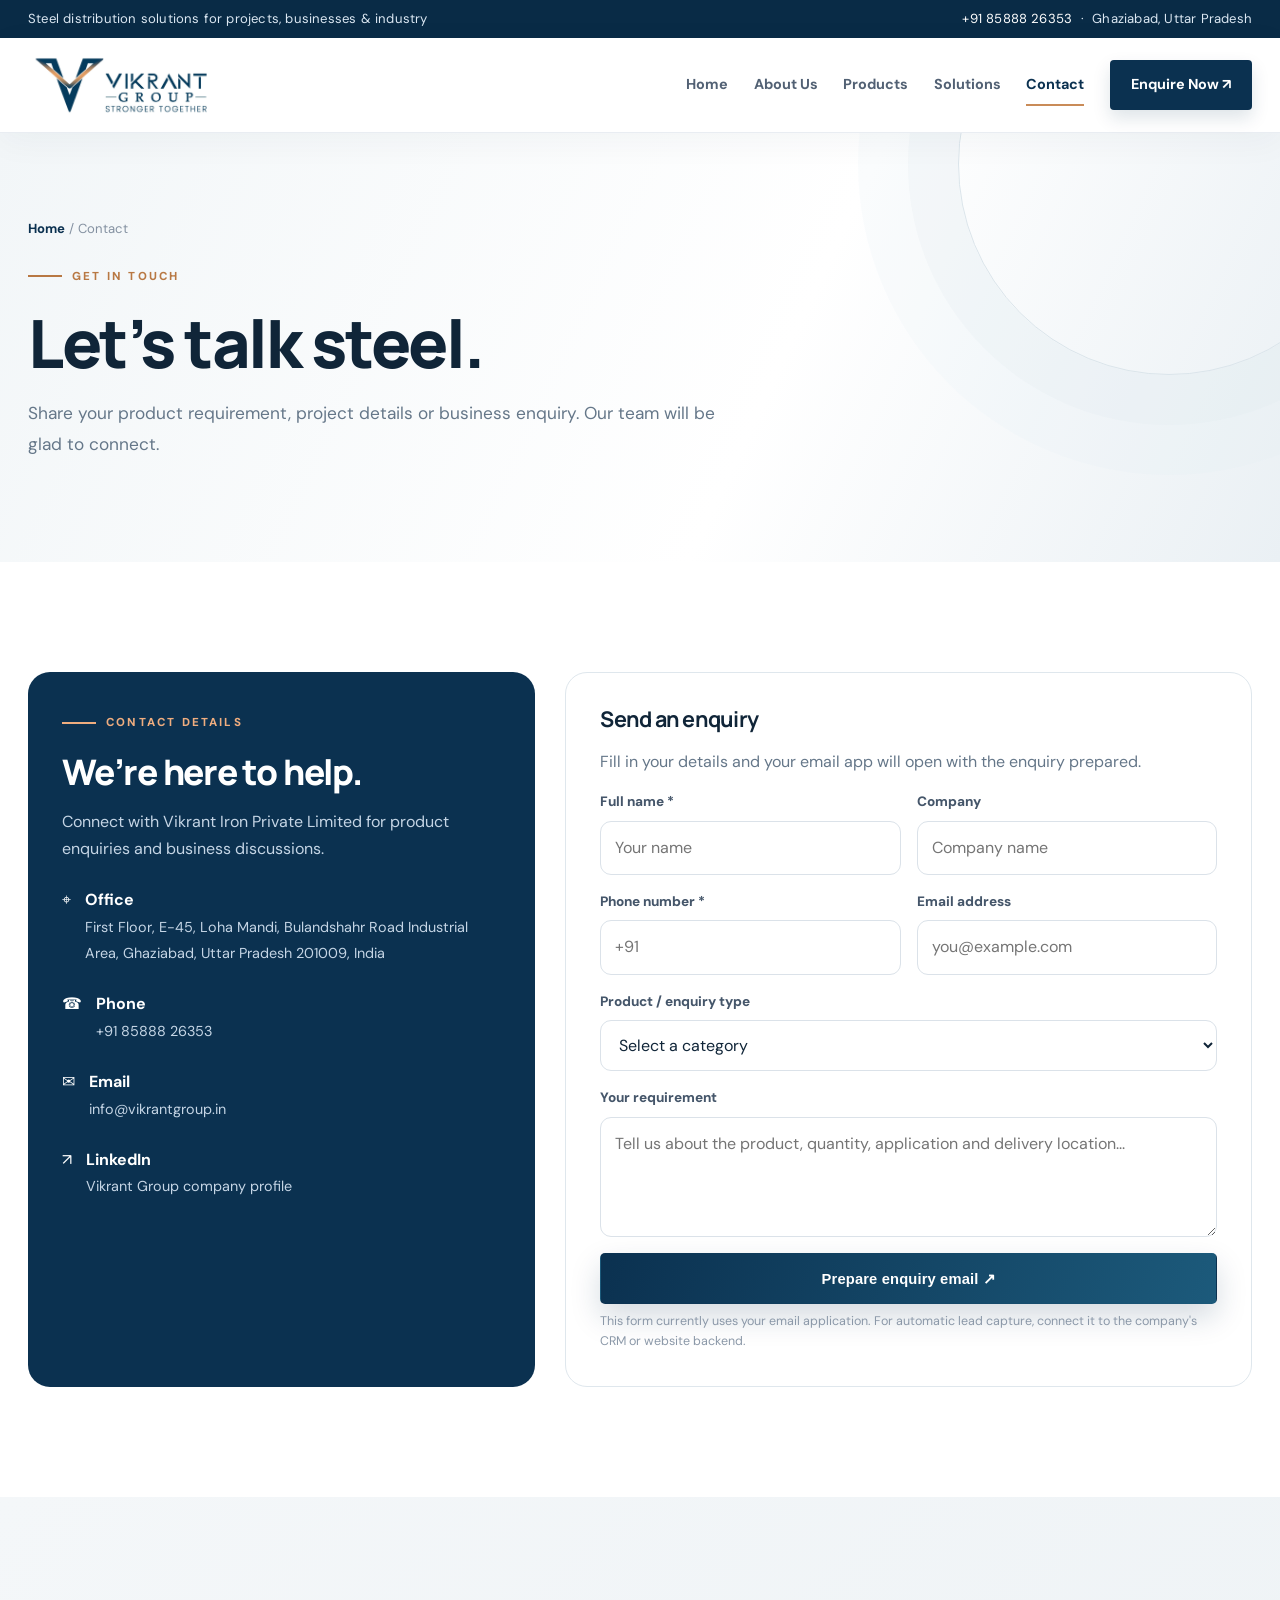
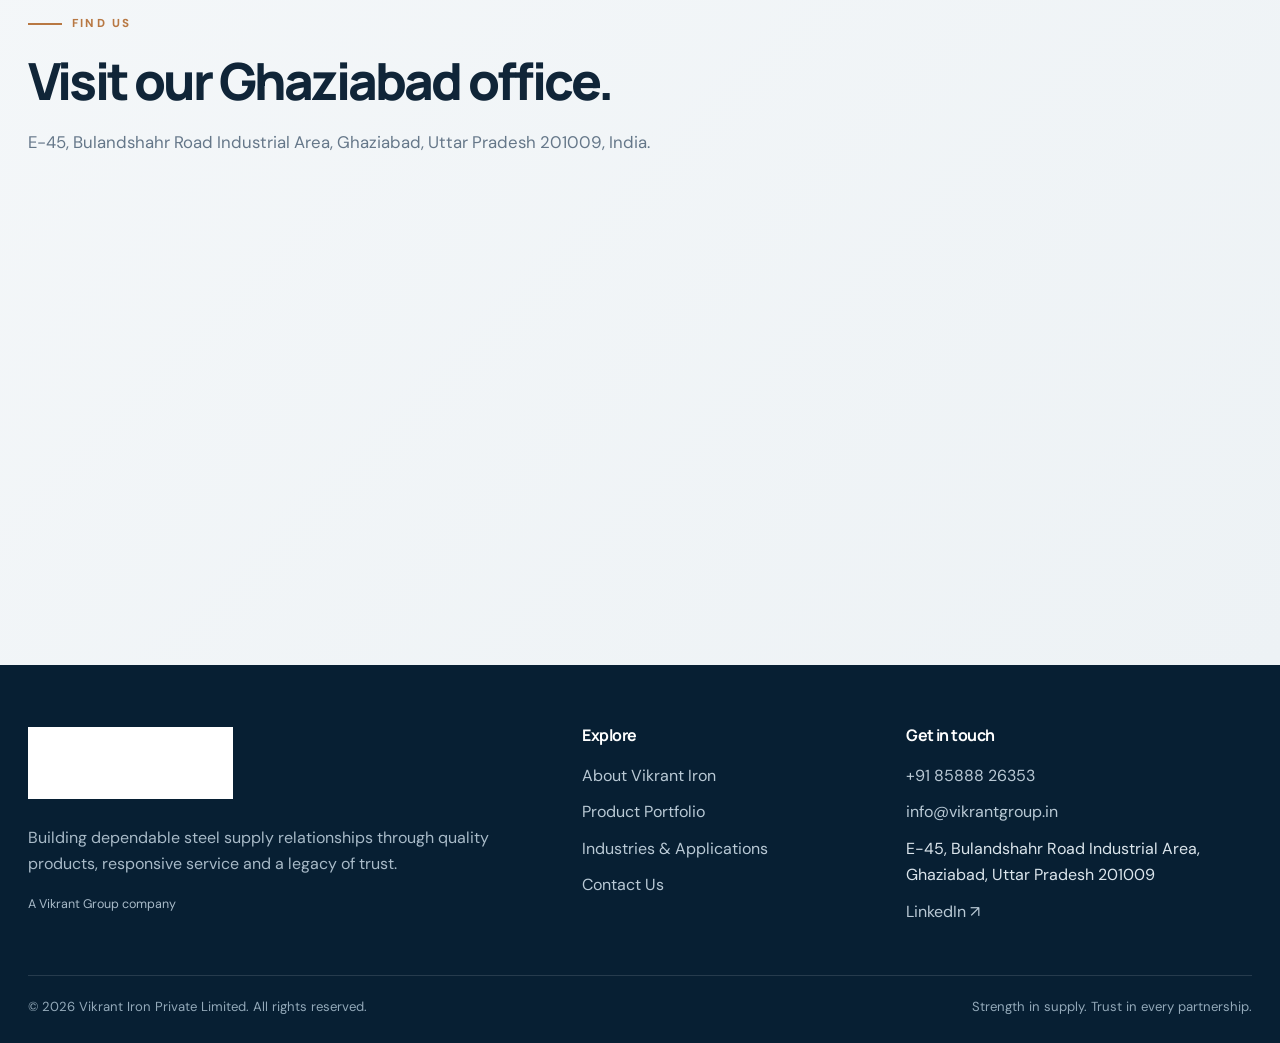
<file: contact.html>
<!doctype html>
<html lang="en"><head><meta charset="utf-8"><meta name="viewport" content="width=device-width, initial-scale=1"><meta name="description" content="Contact Vikrant Iron Private Limited in Ghaziabad for Tata Steel product enquiries and distribution requirements."><title>Contact Us | Vikrant Iron Private Limited</title><link rel="preconnect" href="https://fonts.googleapis.com"><link rel="preconnect" href="https://fonts.gstatic.com" crossorigin><link rel="stylesheet" href="assets/styles.css"></head><body><div class="topbar"><div class="container"><span>Steel distribution solutions for projects, businesses & industry</span><span><a href="tel:+918588826353">+91 85888 26353</a> &nbsp;·&nbsp; Ghaziabad, Uttar Pradesh</span></div></div>
<header class="site-header"><div class="container nav-wrap"><a class="brand" href="index.html" aria-label="Vikrant Iron home"><img src="assets/vikrant-group-logo.jpg" alt="Vikrant Iron Private Limited"></a><button class="menu-btn" aria-label="Toggle navigation" aria-expanded="false">☰</button><nav class="nav"><a href="index.html" data-page="home">Home</a><a href="about.html" data-page="about">About Us</a><a href="products.html" data-page="products">Products</a><a href="solutions.html" data-page="solutions">Solutions</a><a href="contact.html" data-page="contact" class="active">Contact</a><a class="nav-cta" href="contact.html">Enquire Now ↗</a></nav></div></header>
<main><section class="page-hero"><div class="container"><div class="breadcrumbs"><a href="index.html">Home</a> / Contact</div><span class="eyebrow">Get in touch</span><h1>Let’s talk steel.</h1><p>Share your product requirement, project details or business enquiry. Our team will be glad to connect.</p></div></section>
<section class="section"><div class="container contact-grid"><div class="contact-panel"><span class="eyebrow" style="color:#efad7f">Contact details</span><h2 style="font-size:2.2rem">We’re here to help.</h2><p>Connect with Vikrant Iron Private Limited for product enquiries and business discussions.</p><div class="contact-item"><div>⌖</div><div><b>Office</b><span>First Floor, E-45, Loha Mandi, Bulandshahr Road Industrial Area, Ghaziabad, Uttar Pradesh 201009, India</span></div></div><div class="contact-item"><div>☎</div><div><b>Phone</b><span><a href="tel:+918588826353">+91 85888 26353</a></span></div></div><div class="contact-item"><div>✉</div><div><b>Email</b><span><a href="mailto:info@vikrantgroup.in">info@vikrantgroup.in</a></span></div></div><div class="contact-item"><div>↗</div><div><b>LinkedIn</b><span><a href="https://www.linkedin.com/company/vikrant-steel-group/" target="_blank" rel="noopener">Vikrant Group company profile</a></span></div></div></div>
<div class="contact-form"><h3>Send an enquiry</h3><p>Fill in your details and your email app will open with the enquiry prepared.</p><form id="enquiry-form"><div class="form-grid"><div class="field"><label for="name">Full name *</label><input id="name" name="name" required placeholder="Your name"></div><div class="field"><label for="company">Company</label><input id="company" name="company" placeholder="Company name"></div><div class="field"><label for="phone">Phone number *</label><input id="phone" name="phone" required type="tel" placeholder="+91"></div><div class="field"><label for="email">Email address</label><input id="email" name="email" type="email" placeholder="you@example.com"></div><div class="field full"><label for="interest">Product / enquiry type</label><select id="interest" name="interest"><option value="">Select a category</option><option>TATA Tiscon</option><option>TATA Astrum</option><option>Durashine / Colorbond</option><option>TATA Structura</option><option>TATA Pravesh</option><option>TATA Agrico</option><option>TATA Tiscon Readybuild / SMARTFAB</option><option>Tata Wiron / Wires</option><option>Other business enquiry</option></select></div><div class="field full"><label for="message">Your requirement</label><textarea id="message" name="message" placeholder="Tell us about the product, quantity, application and delivery location..."></textarea></div><div class="field full"><button class="btn btn-primary" type="submit">Prepare enquiry email ↗</button><span class="small-note">This form currently uses your email application. For automatic lead capture, connect it to the company's CRM or website backend.</span></div></div></form></div></div></section>
<section class="section section-soft"><div class="container"><div class="section-head"><span class="eyebrow">Find us</span><h2>Visit our Ghaziabad office.</h2><p>E-45, Bulandshahr Road Industrial Area, Ghaziabad, Uttar Pradesh 201009, India.</p></div><iframe class="map-frame" loading="lazy" src="https://www.google.com/maps?q=E-45%20Bulandshahr%20Road%20Industrial%20Area%20Ghaziabad%20Uttar%20Pradesh%20201009&output=embed" title="Map showing Vikrant Iron office location"></iframe></div></section></main><footer class="footer"><div class="container"><div class="footer-grid"><div><img class="footer-logo" src="assets/vikrant-iron-logo.png" alt="Vikrant Iron"><p>Building dependable steel supply relationships through quality products, responsive service and a legacy of trust.</p><p class="small-note">A Vikrant Group company</p></div><div><h4>Explore</h4><div class="footer-links"><a href="about.html">About Vikrant Iron</a><a href="products.html">Product Portfolio</a><a href="solutions.html">Industries & Applications</a><a href="contact.html">Contact Us</a></div></div><div><h4>Get in touch</h4><div class="footer-links"><a href="tel:+918588826353">+91 85888 26353</a><a href="mailto:info@vikrantgroup.in">info@vikrantgroup.in</a><span>E-45, Bulandshahr Road Industrial Area, Ghaziabad, Uttar Pradesh 201009</span><a href="https://www.linkedin.com/company/vikrant-steel-group/" target="_blank" rel="noopener">LinkedIn ↗</a></div></div></div><div class="footer-bottom"><span>© <span data-year></span> Vikrant Iron Private Limited. All rights reserved.</span><span>Strength in supply. Trust in every partnership.</span></div></div></footer><script src="assets/site.js"></script></body></html>
</file>
<file: assets/styles.css>
@import url('https://fonts.googleapis.com/css2?family=DM+Sans:wght@400;500;600;700&family=Manrope:wght@400;500;600;700;800&display=swap');
:root{--navy:#173b63;--blue:#245987;--copper:#d98249;--ink:#182536;--muted:#667487;--line:#e5eaf0;--paper:#fff;--soft:#f4f7fa;--pale:#edf3f8;--shadow:0 18px 55px rgba(25,49,75,.10);--radius:20px}
*{box-sizing:border-box}html{scroll-behavior:smooth}body{margin:0;background:var(--paper);color:var(--ink);font-family:'DM Sans',sans-serif;line-height:1.65}h1,h2,h3,h4{font-family:Manrope,sans-serif;line-height:1.12;letter-spacing:-.035em;margin:0 0 18px}h1{font-size:clamp(2.6rem,5.7vw,5.2rem);font-weight:800}h2{font-size:clamp(2rem,4vw,3.35rem);font-weight:800}h3{font-size:1.35rem}p{margin:0 0 16px;color:var(--muted)}a{color:inherit;text-decoration:none}.container{width:min(1160px,calc(100% - 44px));margin:auto}.topbar{background:var(--navy);color:#dce8f3;font-size:.82rem;padding:8px 0}.topbar .container{display:flex;justify-content:space-between;gap:18px;flex-wrap:wrap}.topbar a{color:#fff}.site-header{position:sticky;top:0;z-index:50;background:rgba(255,255,255,.94);backdrop-filter:blur(14px);border-bottom:1px solid rgba(229,234,240,.85)}.nav-wrap{height:86px;display:flex;align-items:center;justify-content:space-between;gap:24px}.brand img{width:258px;display:block}.nav{display:flex;align-items:center;gap:28px}.nav a{font-size:.93rem;font-weight:700;color:#526174;transition:.2s}.nav a:hover,.nav a.active{color:var(--navy)}.nav .nav-cta{background:var(--navy);color:#fff;padding:12px 19px;border-radius:999px}.menu-btn{display:none;border:0;background:var(--soft);border-radius:12px;padding:10px;color:var(--navy);font-size:1.3rem}.eyebrow{display:inline-flex;align-items:center;gap:10px;color:var(--copper);font-size:.78rem;font-weight:800;letter-spacing:.16em;text-transform:uppercase;margin-bottom:20px}.eyebrow:before{content:"";width:28px;height:2px;background:currentColor}.btn{display:inline-flex;align-items:center;justify-content:center;gap:10px;padding:14px 21px;border-radius:999px;font-weight:800;font-size:.92rem;transition:.2s;border:1px solid transparent}.btn-primary{background:var(--navy);color:#fff;box-shadow:0 10px 24px rgba(23,59,99,.18)}.btn-primary:hover{background:#0e2d4f;transform:translateY(-2px)}.btn-outline{border-color:#cbd5df;color:var(--navy);background:#fff}.btn-outline:hover{border-color:var(--navy);transform:translateY(-2px)}.btn-light{background:#fff;color:var(--navy)}.hero{position:relative;overflow:hidden;background:linear-gradient(110deg,#f5f8fb 0%,#fff 55%,#edf3f8 100%);padding:86px 0 78px}.hero:after{content:"";position:absolute;width:500px;height:500px;border:1px solid #dce6ef;border-radius:50%;right:-170px;top:-190px;box-shadow:0 0 0 48px rgba(220,230,239,.28),0 0 0 96px rgba(220,230,239,.17)}.hero-grid{display:grid;grid-template-columns:1.03fr .97fr;align-items:center;gap:54px;position:relative;z-index:1}.hero h1 span{color:var(--navy)}.hero-copy{font-size:1.08rem;max-width:570px;margin-bottom:28px}.hero-actions{display:flex;gap:12px;flex-wrap:wrap}.hero-visual{position:relative;min-height:490px}.hero-photo{position:absolute;inset:10px 0 22px 35px;border-radius:26px;overflow:hidden;box-shadow:var(--shadow)}.hero-photo img{width:100%;height:100%;object-fit:cover}.hero-photo:after{content:"";position:absolute;inset:0;background:linear-gradient(180deg,transparent 50%,rgba(8,28,48,.48))}.floating-note{position:absolute;left:0;bottom:0;background:#fff;padding:18px 22px;border-radius:17px;box-shadow:var(--shadow);max-width:235px}.floating-note strong{display:block;font:800 1.05rem Manrope;color:var(--navy)}.floating-note span{font-size:.82rem;color:var(--muted)}.vertical-label{position:absolute;right:-18px;top:55px;writing-mode:vertical-rl;letter-spacing:.2em;font-size:.68rem;font-weight:800;color:#7e8da0}.trust-strip{border-bottom:1px solid var(--line);padding:23px 0}.trust-inner{display:flex;align-items:center;justify-content:space-between;gap:25px;flex-wrap:wrap}.trust-label{font-size:.78rem;font-weight:800;letter-spacing:.14em;color:#8390a0;text-transform:uppercase}.trust-brand{font:800 1.15rem Manrope;color:#667487;letter-spacing:-.04em}.section{padding:96px 0}.section-soft{background:var(--soft)}.section-head{max-width:690px;margin-bottom:42px}.section-head.center{text-align:center;margin-left:auto;margin-right:auto}.section-head.center .eyebrow{justify-content:center}.section-head p{font-size:1.04rem}.split{display:grid;grid-template-columns:1fr 1fr;gap:65px;align-items:center}.image-frame{position:relative;border-radius:24px;overflow:hidden;min-height:420px;background:#e7edf3}.image-frame img{width:100%;height:100%;min-height:420px;object-fit:cover;display:block}.image-frame .image-tag{position:absolute;bottom:20px;left:20px;background:#fff;border-radius:14px;padding:14px 17px;font-weight:800;color:var(--navy);box-shadow:var(--shadow)}.check-list{list-style:none;padding:0;margin:25px 0 30px;display:grid;gap:13px}.check-list li{display:flex;gap:12px;color:#46576a;font-weight:600}.check-list li:before{content:"✓";display:grid;place-items:center;flex:0 0 23px;height:23px;border-radius:50%;background:#e7f1eb;color:#2e8051;font-weight:900}.cards{display:grid;grid-template-columns:repeat(3,1fr);gap:22px}.product-card,.info-card{border:1px solid var(--line);border-radius:var(--radius);background:#fff;overflow:hidden;transition:.25s}.product-card:hover,.info-card:hover{transform:translateY(-5px);box-shadow:var(--shadow);border-color:#d5e0ea}.product-image{height:205px;overflow:hidden;background:#e9eff4}.product-image img{width:100%;height:100%;object-fit:cover;transition:.4s}.product-card:hover .product-image img{transform:scale(1.04)}.product-body{padding:23px}.product-body p{font-size:.92rem;min-height:72px}.text-link{display:inline-flex;align-items:center;gap:8px;color:var(--navy);font-weight:800;font-size:.9rem}.text-link:after{content:"→";font-size:1.15rem;transition:.2s}.text-link:hover:after{transform:translateX(4px)}.feature-band{background:var(--navy);color:#fff;padding:65px 0;position:relative;overflow:hidden}.feature-band:after{content:"";position:absolute;width:380px;height:380px;border:1px solid rgba(255,255,255,.15);border-radius:50%;right:-90px;top:-210px;box-shadow:0 0 0 45px rgba(255,255,255,.04),0 0 0 90px rgba(255,255,255,.03)}.band-inner{position:relative;z-index:1;display:flex;align-items:center;justify-content:space-between;gap:35px}.band-inner h2{font-size:clamp(1.8rem,3vw,2.7rem);max-width:680px;margin:0}.band-inner p{color:#c5d5e5;margin:12px 0 0}.stat-row{display:grid;grid-template-columns:repeat(3,1fr);gap:18px;margin-top:35px}.stat{padding:22px 0;border-top:1px solid var(--line)}.stat strong{display:block;font:800 2rem Manrope;color:var(--navy)}.stat span{color:var(--muted);font-size:.9rem}.page-hero{padding:76px 0 72px;background:linear-gradient(115deg,#f4f7fa,#fff 65%,#edf3f8)}.page-hero h1{font-size:clamp(2.5rem,5vw,4.4rem);max-width:850px}.page-hero p{font-size:1.08rem;max-width:680px}.breadcrumbs{font-size:.82rem;color:#8491a1;margin-bottom:20px}.breadcrumbs a{color:var(--navy);font-weight:700}.timeline{border-left:2px solid #dce5ed;margin:32px 0 0 8px;padding-left:28px;display:grid;gap:28px}.timeline-item{position:relative}.timeline-item:before{content:"";position:absolute;left:-36px;top:5px;width:13px;height:13px;border-radius:50%;background:var(--copper);border:4px solid #fff;box-shadow:0 0 0 1px #e8c3a8}.timeline-item strong{color:var(--navy);font:800 1.1rem Manrope}.timeline-item p{margin:5px 0 0}.info-card{padding:27px}.info-icon{width:45px;height:45px;border-radius:13px;background:var(--pale);display:grid;place-items:center;color:var(--navy);font-size:1.2rem;margin-bottom:19px}.info-card p{font-size:.93rem;margin:0}.industry-grid{display:grid;grid-template-columns:repeat(4,1fr);gap:15px}.industry{padding:23px;border-radius:17px;background:#fff;border:1px solid var(--line)}.industry strong{display:block;color:var(--navy);font:800 1rem Manrope;margin-bottom:8px}.industry p{font-size:.86rem;margin:0}.contact-grid{display:grid;grid-template-columns:.85fr 1.15fr;gap:30px}.contact-panel{background:var(--navy);color:#fff;padding:34px;border-radius:22px}.contact-panel p{color:#c5d5e5}.contact-item{display:flex;gap:14px;margin-top:25px}.contact-item b{display:block;color:#fff}.contact-item span{color:#c5d5e5;font-size:.9rem}.contact-form{padding:34px;border:1px solid var(--line);border-radius:22px;background:#fff}.form-grid{display:grid;grid-template-columns:1fr 1fr;gap:16px}.field{display:grid;gap:7px}.field.full{grid-column:1/-1}.field label{font-size:.85rem;font-weight:800;color:#45566a}.field input,.field select,.field textarea{width:100%;border:1px solid #dbe2e9;border-radius:11px;padding:13px 14px;font:inherit;color:var(--ink);background:#fff;outline:none}.field input:focus,.field select:focus,.field textarea:focus{border-color:var(--blue);box-shadow:0 0 0 3px rgba(36,89,135,.1)}.field textarea{min-height:120px;resize:vertical}.map-frame{width:100%;height:340px;border:0;border-radius:20px;filter:grayscale(.15)}.footer{background:#102b48;color:#fff;padding:62px 0 25px}.footer-grid{display:grid;grid-template-columns:1.3fr .7fr .9fr;gap:55px}.footer p,.footer a{color:#bdcddd}.footer-logo{width:240px;filter:brightness(0) invert(1);margin-bottom:18px}.footer h4{font-size:1rem;margin-bottom:18px}.footer-links{display:grid;gap:10px}.footer-bottom{border-top:1px solid rgba(255,255,255,.14);margin-top:45px;padding-top:20px;display:flex;justify-content:space-between;gap:15px;flex-wrap:wrap;color:#9eb1c4;font-size:.82rem}.small-note{font-size:.78rem;color:#8b98a8}.mobile-only{display:none}
@media(max-width:900px){.nav{gap:17px}.nav a{font-size:.86rem}.hero-grid{gap:30px}.hero-visual{min-height:400px}.cards{grid-template-columns:repeat(2,1fr)}.industry-grid{grid-template-columns:repeat(2,1fr)}.split{gap:35px}.footer-grid{gap:30px}}
@media(max-width:700px){.container{width:min(100% - 32px,560px)}.topbar .container{justify-content:center;text-align:center}.nav-wrap{height:72px}.brand img{width:218px}.menu-btn{display:block}.nav{display:none;position:absolute;top:72px;left:0;right:0;background:#fff;padding:18px 22px 24px;border-bottom:1px solid var(--line);box-shadow:0 15px 25px rgba(20,40,60,.08);flex-direction:column;align-items:stretch;gap:15px}.nav.open{display:flex}.nav .nav-cta{text-align:center}.hero{padding:55px 0 48px}.hero-grid,.split,.contact-grid{grid-template-columns:1fr}.hero-visual{min-height:330px;margin-top:10px}.hero-photo{inset:0 0 20px 18px}.vertical-label{right:-10px}.floating-note{left:0}.section{padding:68px 0}.section-head{margin-bottom:30px}.cards{grid-template-columns:1fr}.product-body p{min-height:0}.band-inner{align-items:flex-start;flex-direction:column}.page-hero{padding:55px 0}.stat-row{grid-template-columns:1fr 1fr}.industry-grid{grid-template-columns:1fr 1fr}.footer-grid{grid-template-columns:1fr;gap:32px}.form-grid{grid-template-columns:1fr}.field.full{grid-column:auto}.image-frame,.image-frame img{min-height:300px}.trust-inner{justify-content:center}.trust-label{width:100%;text-align:center}}


/* ── VIKRANT GROUP SIGNATURE EXPERIENCE ───────────────────────── */
:root{--navy:#0b3150;--blue:#124d73;--copper:#c98b58;--ink:#102538;--muted:#657789;--line:#dfe7ed;--soft:#f3f6f8;--shadow:0 24px 70px rgba(8,38,61,.13)}
body{font-size:16px;overflow-x:hidden}
.container{width:min(1240px,calc(100% - 56px))}
.topbar{background:#092b46;letter-spacing:.015em}
.site-header{background:rgba(255,255,255,.92);box-shadow:0 8px 35px rgba(9,40,64,.045)}
.nav-wrap{height:94px}
.brand{display:flex;align-items:center;min-width:210px}
.brand img{width:230px;height:76px;object-fit:contain;object-position:left center}
.nav{gap:clamp(15px,2vw,30px)}
.nav a{position:relative;font-size:.9rem}
.nav a:not(.nav-cta):after{content:"";position:absolute;left:0;right:100%;bottom:-9px;height:2px;background:var(--copper);transition:right .3s}
.nav a:hover:after,.nav a.active:after{right:0}
.nav .nav-cta{padding:13px 21px;border-radius:4px;background:var(--navy);box-shadow:0 8px 18px #0b315022}
.nav .nav-cta:hover{background:var(--copper);color:#fff;transform:translateY(-2px)}
.hero{padding:105px 0 94px;background:linear-gradient(115deg,#f4f7f9 0%,#fff 54%,#e9f0f4 100%)}
.hero:before{content:"";position:absolute;inset:0;background-image:linear-gradient(rgba(14,54,81,.035) 1px,transparent 1px),linear-gradient(90deg,rgba(14,54,81,.035) 1px,transparent 1px);background-size:54px 54px;mask-image:linear-gradient(90deg,black,transparent 75%);pointer-events:none}
.hero:after{border-color:#d4e0e8;opacity:.8}
.hero-grid{gap:clamp(35px,5vw,78px)}
.hero h1{font-size:clamp(3rem,6.2vw,6.2rem);line-height:1.01;letter-spacing:-.065em;max-width:690px}
.hero h1 span{background:linear-gradient(110deg,#123f61,#32718c 65%,#c58b59);-webkit-background-clip:text;background-clip:text;color:transparent}
.hero-copy{font-size:1.12rem;line-height:1.8;max-width:560px;color:#607487}
.eyebrow{font-size:.72rem;letter-spacing:.19em;color:#b87843}
.eyebrow:before{width:34px}
.btn{border-radius:5px;padding:16px 23px;letter-spacing:.01em}
.btn-primary{background:linear-gradient(110deg,#0b3150,#1c5a7b);box-shadow:0 13px 30px #0b31502c}
.btn-primary:hover{background:linear-gradient(110deg,#c18450,#d39b67);transform:translateY(-4px);box-shadow:0 18px 35px #b8784333}
.btn-outline{border-color:#c5d1db}
.hero-visual{min-height:530px}
.hero-photo{inset:0 0 25px 30px;border-radius:7px 70px 7px 7px}
.hero-photo img{filter:saturate(.78) contrast(1.04);transition:transform 1.1s cubic-bezier(.2,.7,.2,1)}
.hero-visual:hover .hero-photo img{transform:scale(1.045)}
.hero-photo:after{background:linear-gradient(180deg,rgba(5,28,45,.02) 30%,rgba(5,28,45,.58))}
.floating-note{left:-18px;bottom:0;border-radius:4px;border-left:3px solid var(--copper);padding:22px 25px;max-width:255px}
.vertical-label{right:-30px;letter-spacing:.23em}
.stat-row{gap:28px;margin-top:40px}
.stat strong{font-size:2rem;color:var(--navy)}
.stat span{font-size:.77rem;letter-spacing:.03em}
.trust-strip{background:#fff;padding:25px 0;border-top:1px solid #e8edf1}
.trust-inner{gap:22px}
.trust-label{max-width:160px;line-height:1.5;font-size:.68rem}
.trust-brand{font-size:1rem;letter-spacing:.02em;color:#526779}
.section{padding:110px 0}
.section-soft{background:linear-gradient(135deg,#f4f7f9,#edf2f5)}
.section-head{max-width:760px;margin-bottom:50px}
.section-head h2{letter-spacing:-.055em;line-height:1.08}
.section-head p{font-size:1.05rem;line-height:1.8}
.split{gap:clamp(42px,6vw,90px)}
.image-frame{border-radius:5px 55px 5px 5px;box-shadow:var(--shadow)}
.image-frame img{transition:transform .8s}
.image-frame:hover img{transform:scale(1.035)}
.product-card,.solution-card,.feature-card{border:1px solid #e3e9ee;border-radius:5px;overflow:hidden;transition:transform .35s,box-shadow .35s,border-color .35s}
.product-card:hover,.solution-card:hover,.feature-card:hover{transform:translateY(-9px);box-shadow:0 25px 55px rgba(10,44,68,.13);border-color:#c5d5df}
.product-image{overflow:hidden}
.product-image img{transition:transform .8s}
.product-card:hover .product-image img{transform:scale(1.07)}
.text-link{color:var(--blue);font-weight:800}
.text-link:hover{color:var(--copper)}
.feature-band{background:linear-gradient(115deg,#092b46,#124e70);position:relative;overflow:hidden}
.feature-band:after{content:"V";position:absolute;right:4%;top:-110px;font:900 34rem/.9 Manrope;color:#ffffff08;pointer-events:none}
.band-inner{position:relative;z-index:1}
.footer{background:#071f33;color:#dbe5ec}
.footer p{color:#a8bac8}
.footer-logo{width:205px;max-height:78px;object-fit:contain;object-position:left center;background:#fff;padding:7px 10px}
.footer h4{color:#fff}
.footer-links a{color:#b9c9d5;transition:color .2s,transform .2s}
.footer-links a:hover{color:#e2ad7b;transform:translateX(4px)}
.footer-bottom{border-color:#ffffff20;color:#93a9b9}
.page-hero{background:linear-gradient(115deg,#f2f6f8,#fff 60%,#eaf0f4);position:relative;overflow:hidden;padding:85px 0}
.page-hero:after{content:"";position:absolute;width:420px;height:420px;border:1px solid #dbe5eb;border-radius:50%;right:-100px;top:-180px;box-shadow:0 0 0 50px #dbe5eb33,0 0 0 100px #dbe5eb22}
.page-hero .container{position:relative;z-index:1}
.page-hero h1{max-width:850px;font-size:clamp(2.8rem,5.2vw,5rem)}
.page-hero p{max-width:700px;font-size:1.08rem;line-height:1.8}
.group-ecosystem{background:#fff;position:relative;overflow:hidden}
.group-ecosystem:before{content:"";position:absolute;inset:0;background:radial-gradient(circle at 90% 10%,#dce8ef66,transparent 28%),radial-gradient(circle at 5% 90%,#d5e0e855,transparent 28%);pointer-events:none}
.group-ecosystem .container{position:relative;z-index:1}
.text-gradient{background:linear-gradient(100deg,#12496d,#c58b59);-webkit-background-clip:text;background-clip:text;color:transparent}
.group-grid{display:grid;grid-template-columns:repeat(3,1fr);gap:22px}
.group-card{background:#fff;border:1px solid #dfe7ec;padding:26px 26px 24px;min-height:330px;display:flex;flex-direction:column;position:relative;overflow:hidden;transition:transform .4s,box-shadow .4s,border-color .4s}
.group-card:before{content:"";position:absolute;left:0;top:0;width:100%;height:3px;background:linear-gradient(90deg,#0b3150,#c98b58);transform:scaleX(0);transform-origin:left;transition:transform .4s}
.group-card:hover{transform:translateY(-8px);box-shadow:0 25px 55px rgba(9,42,66,.12);border-color:#c7d5df}
.group-card:hover:before{transform:scaleX(1)}
.group-card-top{display:flex;justify-content:space-between;align-items:center;color:#8998a5;font-size:.65rem;font-weight:800;letter-spacing:.13em}
.round-arrow{width:34px;height:34px;border:1px solid #dbe3e9;border-radius:50%;display:grid;place-items:center;color:var(--navy);font-size:1rem;transition:.3s}
.group-card:hover .round-arrow{background:var(--navy);color:#fff;transform:rotate(45deg)}
.group-logo-wrap{height:130px;display:flex;align-items:center;justify-content:center;margin:16px 0 8px;background:#fbfcfd;padding:12px}
.group-logo-wrap img{max-width:100%;max-height:100%;object-fit:contain}
.group-card p{font-size:.91rem;line-height:1.7;margin:8px 0 20px}
.group-link{margin-top:auto;padding-top:14px;border-top:1px solid #e8edf0;color:var(--navy);font-size:.83rem;font-weight:800;display:flex;justify-content:space-between}
.group-link b{color:var(--copper);font-size:1rem}
.group-signature{display:flex;align-items:center;justify-content:center;gap:18px;margin:48px auto 0;color:#6e8292;font-size:.72rem;font-weight:800;letter-spacing:.28em}
.signature-line{width:55px;height:1px;background:#cbd7df}
.reveal{opacity:0;transform:translateY(24px);transition:opacity .75s ease,transform .75s cubic-bezier(.2,.7,.2,1)}
.reveal.is-visible{opacity:1;transform:translateY(0)}
.group-card:nth-child(2){transition-delay:.1s}.group-card:nth-child(3){transition-delay:.2s}
@media(max-width:980px){
 .nav{gap:14px}.nav a{font-size:.82rem}.brand img{width:195px}
 .hero-grid{grid-template-columns:1fr  .9fr;gap:28px}.hero-visual{min-height:420px}
 .group-grid{gap:14px}.group-card{padding:20px}
}
@media(max-width:760px){
 .container{width:min(100% - 36px,600px)}
 .nav-wrap{height:76px}.brand img{width:190px;height:65px}
 .menu-btn{display:block;cursor:pointer}
 .nav{display:none;position:absolute;top:76px;left:0;right:0;background:#fff;padding:18px 22px 24px;box-shadow:0 20px 30px #0a2c441c;flex-direction:column;align-items:stretch;gap:0}
 .nav.open{display:flex}.nav a{padding:13px 4px;border-bottom:1px solid #edf1f4;font-size:.92rem}
 .nav a:after{display:none}.nav .nav-cta{text-align:center;margin-top:12px;border:0}
 .topbar .container{font-size:.72rem;justify-content:center;text-align:center}
 .hero{padding:70px 0 60px}.hero-grid{grid-template-columns:1fr;gap:34px}
 .hero h1{font-size:clamp(2.8rem,13vw,4.4rem)}
 .hero-visual{min-height:360px;margin:0 5px 0 12px}
 .hero-photo{inset:0 0 20px 0;border-radius:5px 48px 5px 5px}
 .floating-note{left:-12px;max-width:230px;padding:16px 18px}
 .vertical-label{right:-22px;top:30px}
 .stat-row{gap:18px;flex-wrap:wrap}.stat strong{font-size:1.65rem}
 .trust-inner{justify-content:center;text-align:center;gap:16px 22px}
 .trust-label{max-width:none;width:100%}
 .section{padding:76px 0}.split{grid-template-columns:1fr;gap:35px}
 .image-frame,.image-frame img{min-height:300px}
 .group-grid{grid-template-columns:1fr}
 .group-card{min-height:300px;padding:22px}
 .group-logo-wrap{height:120px}
 .group-signature{margin-top:34px;letter-spacing:.18em}
 .page-hero{padding:65px 0}
 .footer-grid{grid-template-columns:1fr 1fr}
}
@media(max-width:480px){.footer-grid{grid-template-columns:1fr}.hero-actions .btn{width:100%}.group-signature{gap:10px;font-size:.62rem}.signature-line{width:28px}}
@media(prefers-reduced-motion:reduce){*,*:before,*:after{scroll-behavior:auto!important;animation-duration:.01ms!important;transition-duration:.01ms!important}.reveal{opacity:1;transform:none}}
</file>
